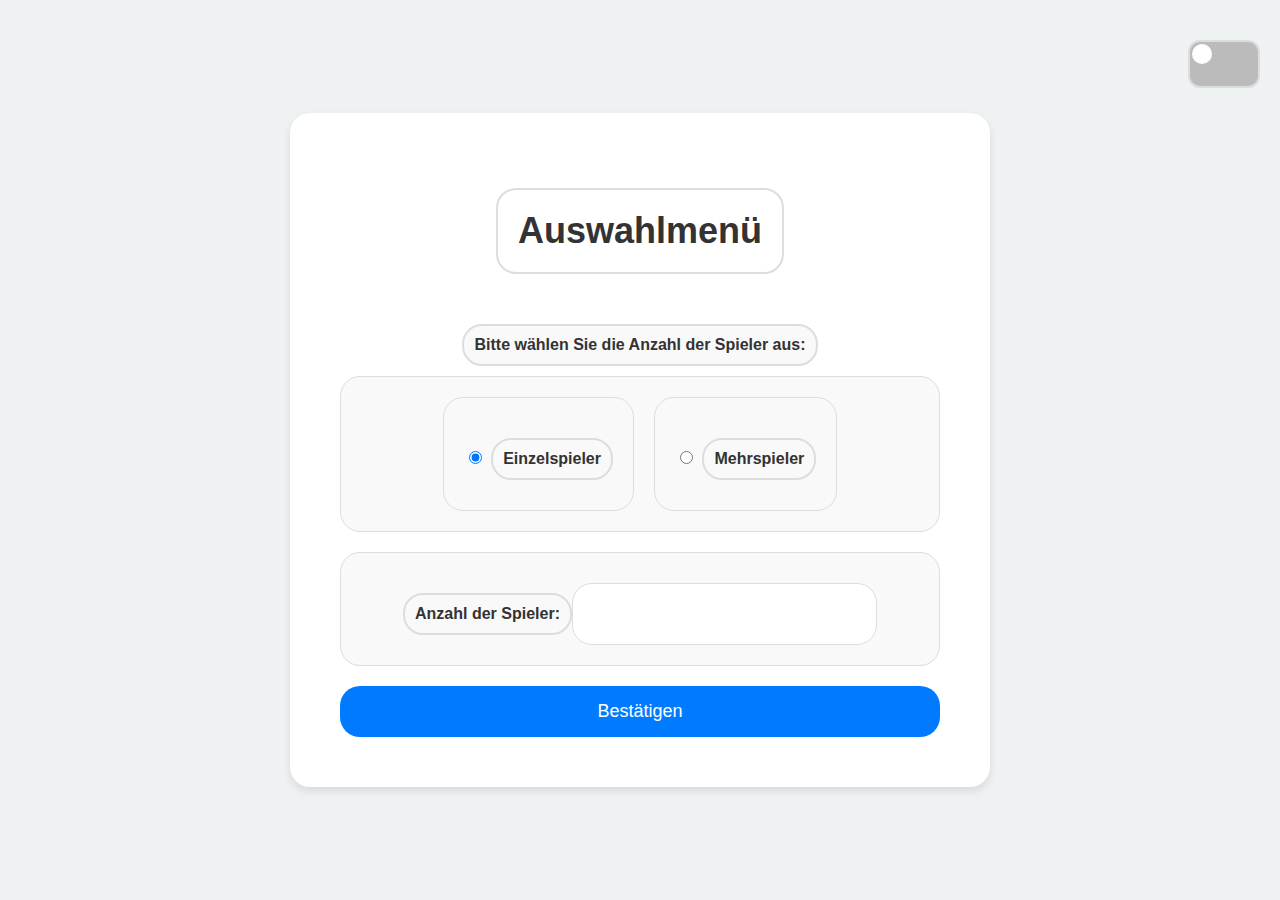
<file: Auswahlmenü/index.html>
<!DOCTYPE html>
<html lang="de">
<head>
    <meta charset="UTF-8">
    <title>Auswahlmenü</title>
    <link rel="stylesheet" href="modern-styles.css">
</head>
<body>

<div class="switch">
  <input type="checkbox" id="darkModeSwitch" onchange="toggleDarkMode()">
  <label for="darkModeSwitch"></label>
</div>

<div class="container">
    <h1>Auswahlmenü</h1>

    <form>
      <label for="Spieleranzahl">Bitte wählen Sie die Anzahl der Spieler aus:</label>
      <div class="options">
        <div class="option">
          <input type="radio" id="Einzelspieler" name="Spieleranzahl" value="Einzelspieler" checked onclick="toggleAnzahl(false)">
          <label for="Einzelspieler">Einzelspieler</label>
        </div>
        <div class="option">
          <input type="radio" id="Mehrspieler" name="Spieleranzahl" value="Mehrspieler" onclick="toggleAnzahl(true)">
          <label for="Mehrspieler">Mehrspieler</label>
        </div>
      </div>
      <div id="AnzahlSpieler" class="hidden">
        <label for="Anzahl">Anzahl der Spieler:</label>
        <input type="number" id="Anzahl" name="Anzahl" min="2" max="6">
      </div>
      <div id="SpielModi" class="hidden">
        <label for="Modus">Spielmodus:</label>
        <div class="options">
          <div class="option">
            <input type="radio" id="Kooperativ" name="SpielModus" value="Kooperativ">
            <label for="Kooperativ">Kooperativ</label>
          </div>
          <div class="option">
            <input type="radio" id="Kompetitiv" name="SpielModus" value="Kompetitiv">
            <label for="Kompetitiv">Kompetitiv</label>
          </div>
        </div>
      </div>
      <input type="submit" value="Bestätigen">
    </form>
</div>

<script>
function toggleAnzahl(show) {
  var x = document.getElementById("AnzahlSpieler");
  var y = document.getElementById("SpielModi");
  x.style.display = show ? "block" : "none";
  y.style.display = show ? "block" : "none";
}

function toggleDarkMode() {
  document.body.classList.toggle('dark-mode');
}
</script>

</body>
</html>
</file>
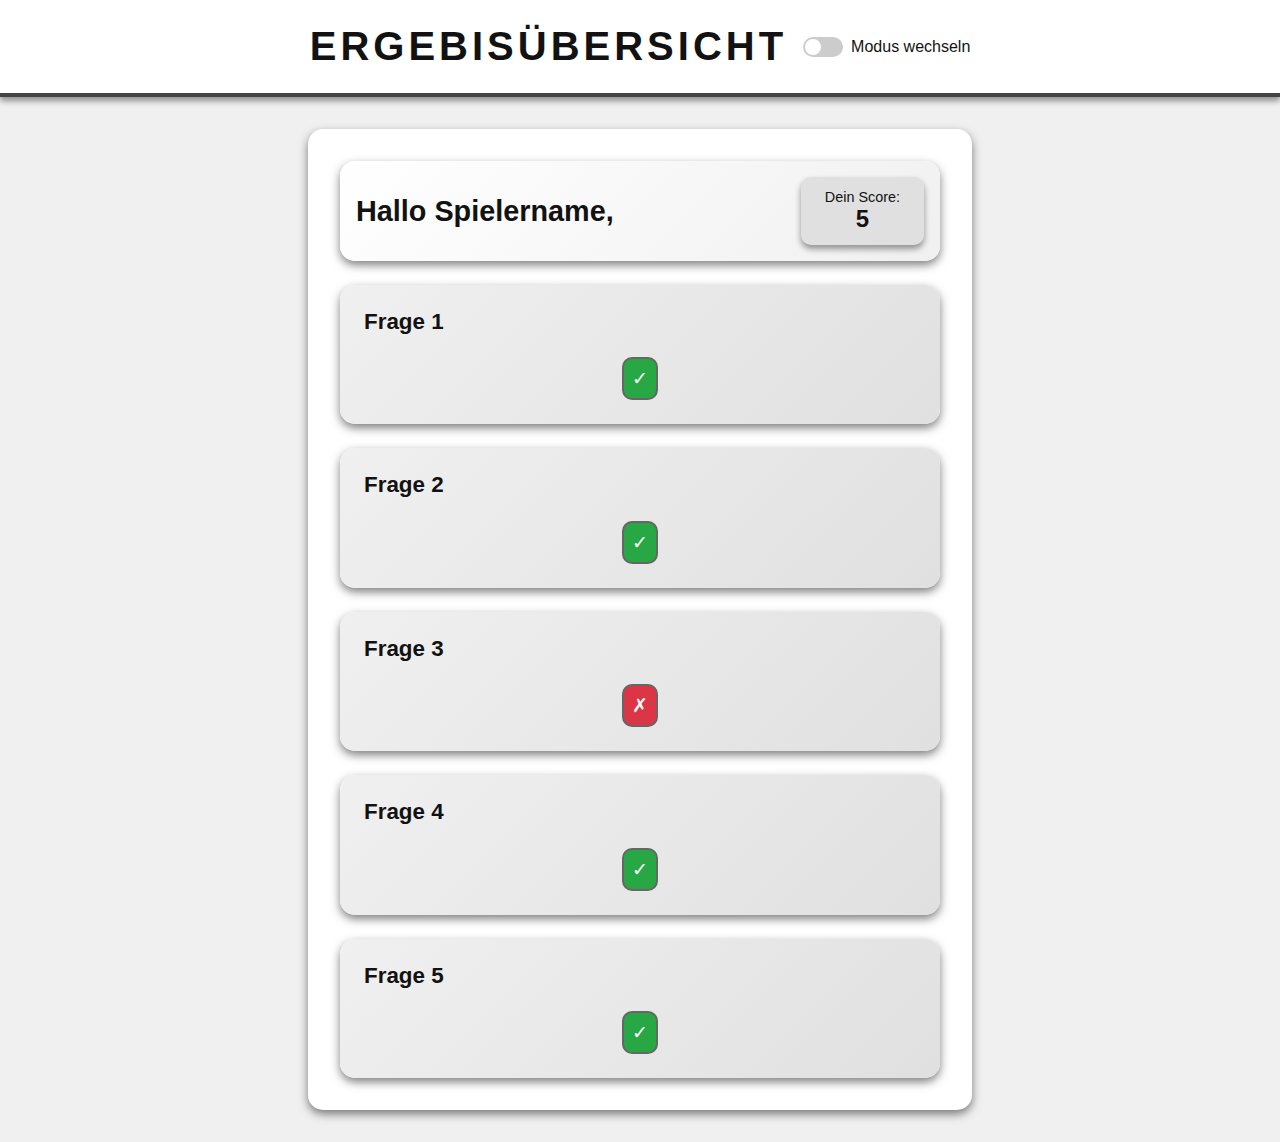
<file: Einzelspieler/index.html>
<!DOCTYPE html>
<html lang="de">
<head>
    <meta charset="UTF-8">
    <meta name="viewport" content="width=device-width, initial-scale=1.0">
    <title>Ergebisübersicht</title>
    <link rel="stylesheet" href="styles.css">
</head>
<body class="light-mode">
    <header>
        <div class="header-container">
            <h1>Ergebisübersicht</h1>
            <label class="switch">
                <input type="checkbox" id="theme-switch">
                <span class="slider"></span>
                <span class="switch-label">Modus wechseln</span>
            </label>
        </div>
    </header>
    <main>
        <section class="player-summary">
            <h2 id="player-name">Hallo Spielername,</h2>
            <div class="score-box">
                <p class="score-label">Dein Score:</p>
                <p class="score">5</p>
            </div>
        </section>
        <section class="questions">
            <div class="question">
                <h3>Frage 1</h3>
                <ul>
                    <li class="correct">✓</li>
                </ul>
            </div>
            <div class="question">
                <h3>Frage 2</h3>
                <ul>
                    <li class="correct">✓</li>
                </ul>
            </div>
            <div class="question">
                <h3>Frage 3</h3>
                <ul>
                    <li class="incorrect">✗</li>
                </ul>
            </div>
            <div class="question">
                <h3>Frage 4</h3>
                <ul>
                    <li class="correct">✓</li>
                </ul>
            </div>
            <div class="question">
                <h3>Frage 5</h3>
                <ul>
                    <li class="correct">✓</li>
                </ul>
            </div>
        </section>
    </main>
    <script>
        document.addEventListener('DOMContentLoaded', () => {
            const themeSwitch = document.getElementById('theme-switch');

            themeSwitch.addEventListener('change', () => {
                if (themeSwitch.checked) {
                    document.body.classList.remove('light-mode');
                    document.body.classList.add('dark-mode');
                } else {
                    document.body.classList.remove('dark-mode');
                    document.body.classList.add('light-mode');
                }
            });
        });
    </script>
</body>
</html>
</file>
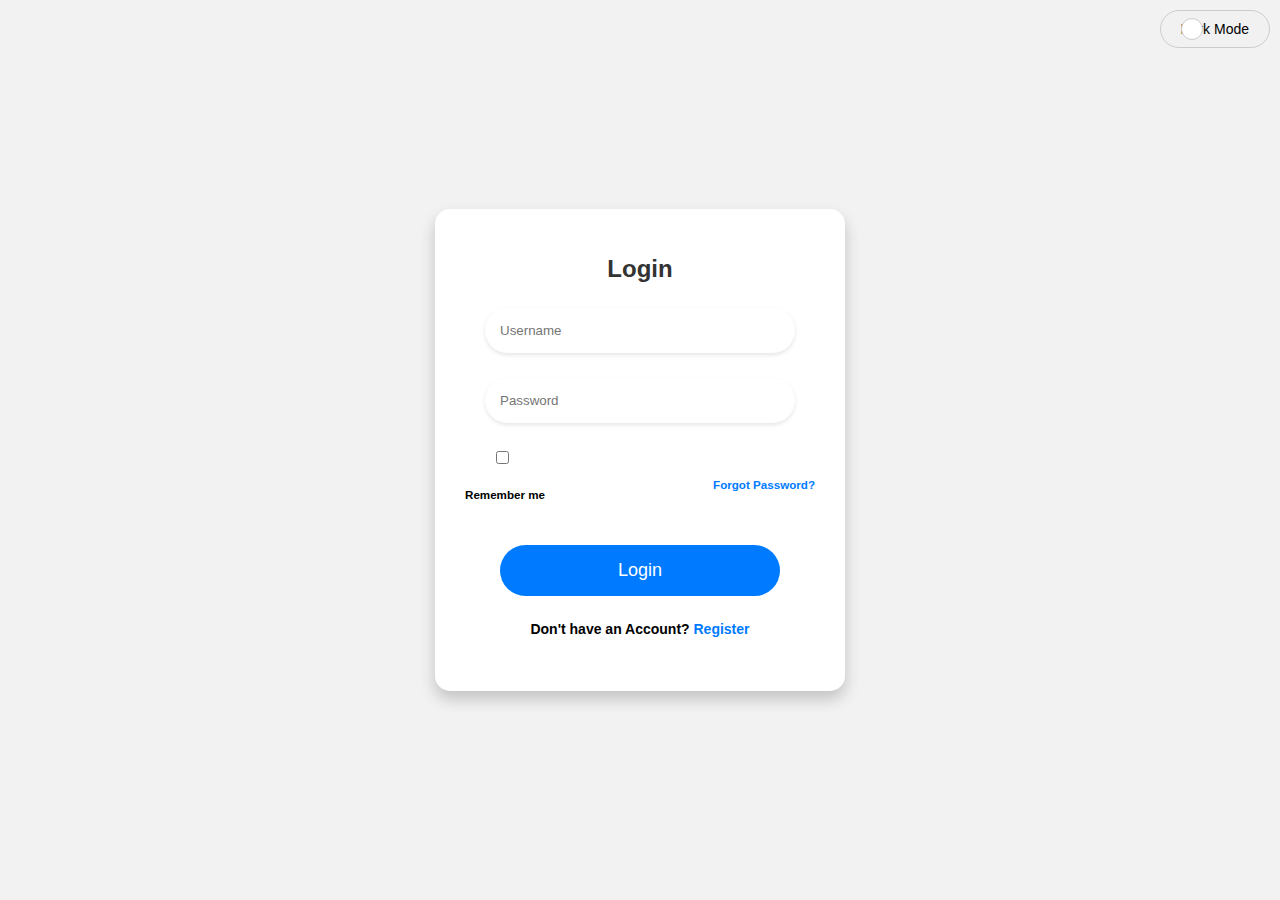
<file: LogIn/index.html>
<!DOCTYPE html>
<html lang="de">
<head>
    <!-- Meta-Angaben zur Zeichenkodierung und zur Anpassung der Seite an die Bildschirmgröße -->
    <meta charset="UTF-8">
    <meta name="viewport" content="width=device-width, initial-scale=1.0">
    
    <!-- Titel des Dokuments -->
    <title>Login</title>
    
    <!-- Verknüpfung mit einer externen CSS-Datei -->
    <link rel="stylesheet" href="styles.css">
</head>

<body>
    <!-- Schalter für den Dark Mode -->
    <div class="toggle-mode">
        <input type="checkbox" id="mode-switch" onclick="toggleMode()">
        <label for="mode-switch" class="mode-label">Dark Mode</label>
    </div>

    <!-- Formular für den Login -->
    <form class="container">
        <h1 class="login-titel">Login</h1>

        <!-- Eingabefeld für den Benutzernamen -->
        <section class="input-box">
            <input type="text" name="username" placeholder="Username">
        </section>

        <!-- Eingabefeld für das Passwort -->
        <section class="input-box">
            <input type="password" name="password" placeholder="Password">
        </section>

        <!-- Bereich für "Remember me" Checkbox und "Forgot Password?" Link -->
        <section class="remember-forgot-box">
            <div class="remember-me">
                <input type="checkbox" name="remember-me" id="remember-me">
                <label for="remember-me">
                    <h5>Remember me</h5>
                </label>
            </div>

            <a class="forgot-password" href="#">
                <h5>Forgot Password?</h5>
            </a>
        </section>

        <!-- Button zum Absenden des Formulars -->
        <button class="login-button" type="submit">
            Login
        </button>

        <!-- Bereich für den Link zur Registrierung -->
        <h5 class="dont-have-an-account">
            Don't have an Account?
            <a href="#"><b>Register</b></a>
        </h5>
    </form>

    <!-- JavaScript-Funktion zum Umschalten zwischen Dark Mode und Light Mode -->
    <script>
        function toggleMode() {
            document.body.classList.toggle('dark-mode');
        }
    </script>
</body>
</html>
</file>
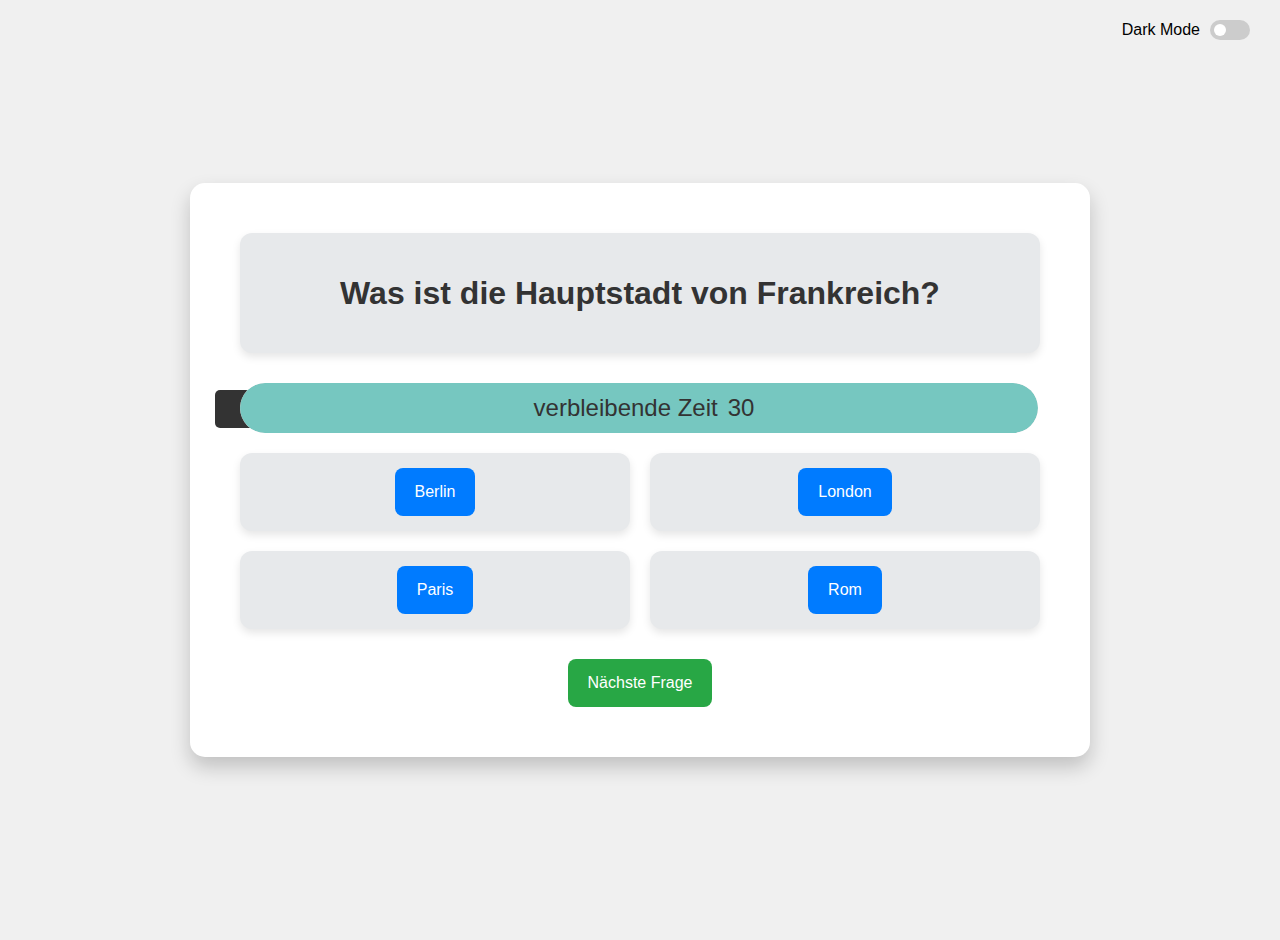
<file: Quiz(kompetitiv)/index.html>
<!DOCTYPE html>
<html lang="de">
<head>
    <meta charset="UTF-8">
    <meta name="viewport" content="width=device-width, initial-scale=1.0">
    <title>Moderne Quizseite kompetitiv</title><link rel="stylesheet" href="style.css">
</head>
<body>
    <div class="dark-mode-toggle">
        <label for="dark-mode-switch">Dark Mode</label>
        <label class="switch">
            <input type="checkbox" id="dark-mode-switch">
            <span class="slider"></span>
        </label>
    </div>
     

    <div class="quiz-container">
        <!-- Dropdown-Menü -->
    <div class="menu" onclick="toggleMenu()">
        III
        <div class="submenu" id="submenu">
            <a href="#">Option 1</a>
            <a href="#">Option 2</a>
            <a href="#">Option 3</a>
        </div>
    </div>
    
        <div class="question-section">
            <div class="question-field">
                <h1 class="question">Was ist die Hauptstadt von Frankreich?</h1>
            </div>
        </div>
        <div class="container">
            <div class="progress-bar">
                <div class="progress" id="progress"></div>
                <div class="countdown-wrapper">
                    <label for="Countdown" class="countdown">verbleibende Zeit</label>
                    <div class="countdown" id="countdown">30</div>
                </div>
            </div>
        </div>
        <div class="options-section">
            <div class="option-field">
                <button class="option">Berlin</button>
            </div>
            <div class="option-field">
                <button class="option">London</button>
            </div>
            <div class="option-field">
                <button class="option">Paris</button>
            </div>
            <div class="option-field">
                <button class="option">Rom</button>
            </div>
        </div>
        <div class="next-question-section">
            <button class="next-question-btn">Nächste Frage</button>
        </div>
    </div>
    <script>
        // JavaScript für den Darkmode-Schalter
        const darkModeSwitch = document.getElementById('dark-mode-switch');
        darkModeSwitch.addEventListener('change', () => {
            document.body.classList.toggle('dark-mode', darkModeSwitch.checked);
        });

        // Placeholder für die Navigation zur nächsten Frage
        document.querySelector('.next-question-btn').addEventListener('click', () => {
            alert('Navigiere zur nächsten Frage!');
        });
        window.onload = function() {
            var progressBar = document.getElementById('progress');
            var countdown = document.getElementById('countdown');
            var timeLeft = 30;
            var totalDuration = 30; // Sekunden

            var interval = setInterval(function() {
                timeLeft--;
                countdown.innerHTML = timeLeft;
                progressBar.style.width = (timeLeft / totalDuration) * 100 + '%';

                if (timeLeft <= 0) {
                    clearInterval(interval);
                }
            }, 1000);
        }; 
        function toggleMenu() {
  var submenu = document.getElementById('submenu');
  if (submenu.style.display === 'block') {
    submenu.style.display = 'none';
  } else {
    submenu.style.display = 'block';
  }
}
    </script>
</body>
</html>
</file>
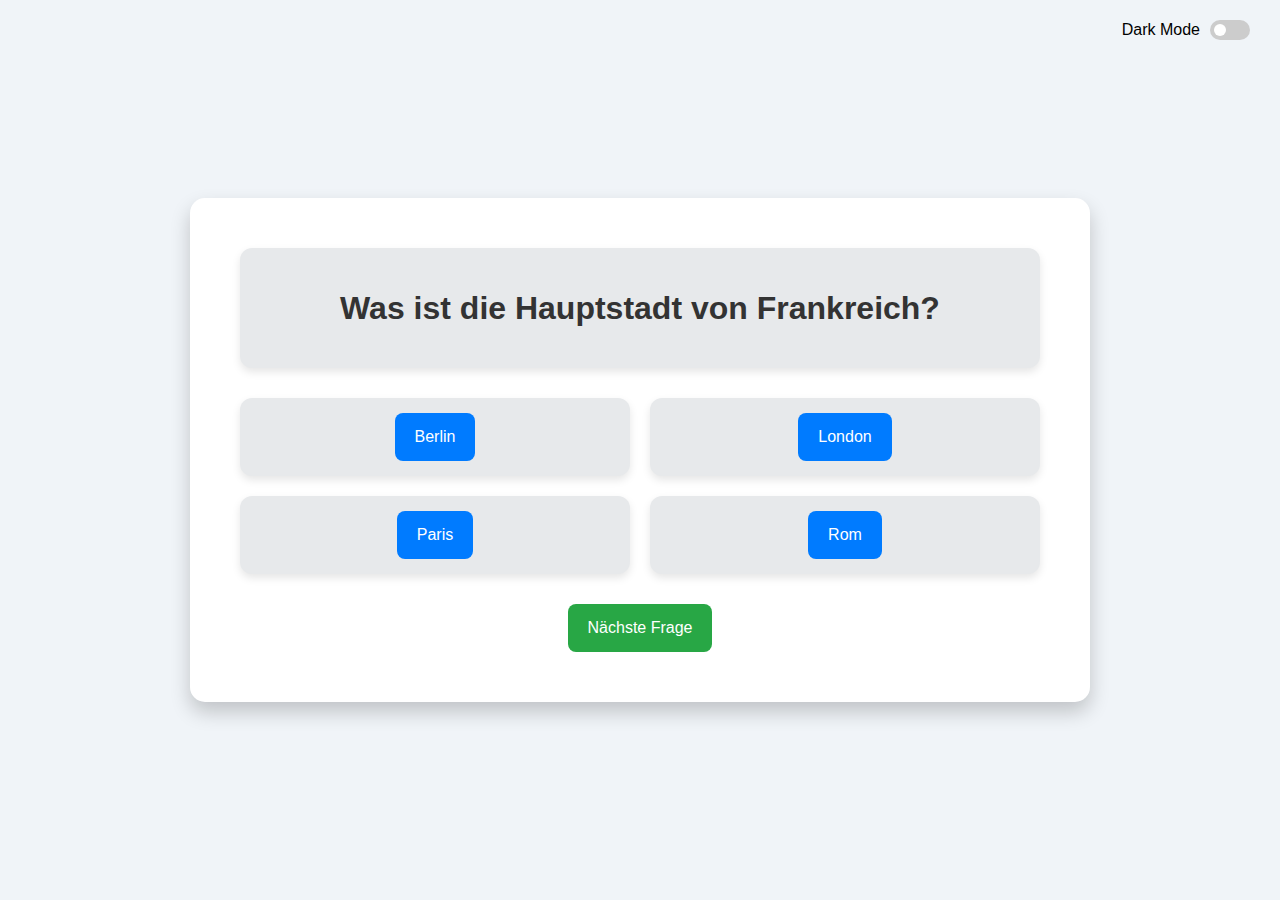
<file: Quiz/index.html>
<!DOCTYPE html>
<html lang="de">
<head>
    <meta charset="UTF-8">
    <meta name="viewport" content="width=device-width, initial-scale=1.0">
    <title>Moderne Quizseite</title>
    <link rel="stylesheet" href="style.css">
</head>
<body>
    <div class="dark-mode-toggle">
        <label for="dark-mode-switch">Dark Mode</label>
        <label class="switch">
            <input type="checkbox" id="dark-mode-switch">
            <span class="slider"></span>
        </label>
    </div>
    <div class="quiz-container">
        <div class="question-section">
            <div class="question-field">
                <h1 class="question">Was ist die Hauptstadt von Frankreich?</h1>
            </div>
        </div>
        <div class="options-section">
            <div class="option-field">
                <button class="option">Berlin</button>
            </div>
            <div class="option-field">
                <button class="option">London</button>
            </div>
            <div class="option-field">
                <button class="option">Paris</button>
            </div>
            <div class="option-field">
                <button class="option">Rom</button>
            </div>
        </div>
        <div class="next-question-section">
            <button class="next-question-btn">Nächste Frage</button>
        </div>
    </div>
    <script>
        // JavaScript für den Darkmode-Schalter
        const darkModeSwitch = document.getElementById('dark-mode-switch');
        darkModeSwitch.addEventListener('change', () => {
            document.body.classList.toggle('dark-mode', darkModeSwitch.checked);
        });

        // Placeholder für die Navigation zur nächsten Frage
        document.querySelector('.next-question-btn').addEventListener('click', () => {
            alert('Navigiere zur nächsten Frage!');
        });
    </script>
</body>
</html>
</file>
<file: Auswahlmenü/modern-styles.css>
/* modern-styles.css */

body {
    font-family: 'Segoe UI', Tahoma, Geneva, Verdana, sans-serif;
    background-color: #eef2f3;
    color: #333;
    margin: 0;
    display: flex;
    justify-content: center;
    align-items: center;
    height: 100vh;
    transition: background-color 0.5s, color 0.5s;
}

body.dark-mode {
    background-color: #333;
    color: #eef2f3;
}

.container {
    background-color: #fff;
    border-radius: 12px;
    box-shadow: 0 4px 8px rgba(0, 0, 0, 0.1);
    padding: 50px;
    max-width: 600px;
    width: 100%;
    text-align: center;
    border-radius: 20px;
    transition: background-color 0.5s, color 0.5s;
}

body.dark-mode .container {
    background-color: #444;
    color: #eef2f3;
}

h1 {
    color: #333;
    font-size: 36px;
    margin-bottom: 30px;
    border: 2px solid #ddd;
    border-radius: 20px;
    padding: 20px;
    display: inline-block;
    transition: background-color 0.5s, color 0.5s;
}

body.dark-mode h1 {
    background-color: #555;
    color: #eef2f3;
    border-color: #444;
}

form {
    text-align: center;
}

label {
    display: block;
    margin-bottom: 10px;
    font-weight: 600;
    margin-top: 20px;
    border: 2px solid #ddd;
    border-radius: 20px;
    padding: 10px;
    display: inline-block;
    background-color: #f9f9f9;
    transition: background-color 0.5s, color 0.5s;
}

body.dark-mode label {
    background-color: #555;
    color: #eef2f3;
    border-color: #444;
}

.options {
    display: flex;
    justify-content: center;
    align-items: center;
    gap: 20px;
    margin-bottom: 20px;
    border: 1px solid #ddd;
    border-radius: 20px;
    padding: 20px;
    background-color: #f9f9f9;
    transition: background-color 0.5s, color 0.5s;
}

body.dark-mode .options {
    background-color: #555;
    color: #eef2f3;
    border-color: #444;
}

.option {
    border: 1px solid #ddd;
    border-radius: 20px;
    padding: 20px;
    background-color: #f9f9f9;
    transition: background-color 0.5s, color 0.5s;
}

body.dark-mode .option {
    background-color: #555;
    color: #eef2f3;
    border-color: #444;
}

input[type="radio"] {
    margin-right: 5px;
}

input[type="number"] {
    width: 50%;
    padding: 12px;
    margin-top: 10px;
    border: 1px solid #ddd;
    border-radius: 20px;
    text-align: center;
    transition: background-color 0.5s, color 0.5s;
}

body.dark-mode input[type="number"] {
    background-color: #555;
    color: #eef2f3;
    border-color: #444;
}

input[type="submit"] {
    background-color: #007BFF;
    color: white;
    border: none;
    border-radius: 20px;
    padding: 15px 20px;
    cursor: pointer;
    font-size: 18px;
    margin-top: 20px;
    width: 100%;
    transition: background-color 0.5s, color 0.5s;
}

input[type="submit"]:hover {
    background-color: #0056b3;
}

body.dark-mode input[type="submit"] {
    background-color: #444;
    color: #fff;
}

.hidden {
    display: none;
}

#AnzahlSpieler {
    margin-top: 15px;
    border: 1px solid #ddd;
    border-radius: 20px;
    padding: 20px;
    background-color: #f9f9f9;
    transition: background-color 0.5s, color 0.5s;
    display: flex;
    justify-content: center;
}

body.dark-mode #AnzahlSpieler {
    background-color: #555;
    color: #eef2f3;
    border-color: #444;
}

.switch {
    position: absolute;
    top: 20px;
    right: 20px;
}

.switch input {
    display: none;
}

.switch label {
    background-color: #bbb;
    border-radius: 12px;
    cursor: pointer;
    display: inline-block;
    height: 24px;
    position: relative;
    width: 48px;
    transition: background-color 0.2s;
}

.switch label::after {
    background-color: white;
    border-radius: 50%;
    content: '';
    height: 20px;
    left: 2px;
    position: absolute;
    top: 2px;
    width: 20px;
    transition: transform 0.2s;
}

.switch input:checked + label {
    background-color: #007BFF;
}

.switch input:checked + label::after {
    transform: translateX(24px);
}
</file>
<file: Einzelspieler/styles.css>
/* Switch-Schalter */
.switch {
    margin-left: 1rem;
    display: flex;
    align-items: center;
}

.switch input {
    display: none;
}

.switch .slider {
    width: 40px;
    height: 20px;
    background-color: #ccc;
    border-radius: 34px;
    position: relative;
    cursor: pointer;
    transition: background-color 0.2s;
    margin-right: 0.5rem;
}

.switch .slider:before {
    content: "";
    position: absolute;
    width: 16px;
    height: 16px;
    background-color: white;
    border-radius: 50%;
    top: 2px;
    left: 2px;
    transition: transform 0.2s;
}

.switch input:checked + .slider {
    background-color: #2196F3;
}

.switch input:checked + .slider:before {
    transform: translateX(20px);
}

.switch .switch-label {
    font-size: 1rem;
    color: #121212;
}

/* Header Container */
.header-container {
    display: flex;
    align-items: center;
    justify-content: center;
}

/* Gemeinsame Styles für beide Modi */
body {
    font-family: 'Roboto', sans-serif;
    margin: 0;
    padding: 0;
    display: flex;
    flex-direction: column;
    align-items: center;
    justify-content: center;
    min-height: 100vh;
}

header {
    padding: 1.5rem 0;
    text-align: center;
    width: 100%;
    box-shadow: 0 4px 6px rgba(0, 0, 0, 0.4);
    border-bottom: 4px solid #444;
}

h1 {
    margin: 0;
    font-size: 2.5rem;
    font-weight: bold;
    text-transform: uppercase;
    letter-spacing: 0.1em;
}

main {
    width: 90%;
    max-width: 600px;
    padding: 2rem;
    box-shadow: 0 4px 10px rgba(0, 0, 0, 0.5);
    border-radius: 15px;
    margin: 2rem 0;
    position: relative;
}

.player-summary {
    border-radius: 15px;
    padding: 1rem;
    text-align: center;
    margin-bottom: 1.5rem;
    box-shadow: 0 4px 10px rgba(0, 0, 0, 0.5);
    display: flex;
    justify-content: space-between;
    align-items: center;
}

.player-summary h2 {
    margin: 0;
    font-size: 1.8rem;
    font-weight: bold;
}

.score-box {
    padding: 0.75rem 1.5rem;
    border-radius: 10px;
    display: flex;
    flex-direction: column;
    align-items: center;
    box-shadow: 0 4px 6px rgba(0, 0, 0, 0.4);
}

.score-label {
    font-size: 0.9rem;
    margin: 0;
}

.score {
    font-size: 1.5rem;
    margin: 0;
    font-weight: bold;
}

.questions {
    display: flex;
    flex-direction: column;
    gap: 1.5rem;
}

.question {
    border-radius: 15px;
    padding: 1.5rem;
    box-shadow: 0 4px 10px rgba(0, 0, 0, 0.5);
    transition: transform 0.2s;
}

.question:hover {
    transform: translateY(-5px);
}

.question h3 {
    margin-top: 0;
    font-size: 1.4rem;
    font-weight: bold;
}

.questions ul {
    list-style: none;
    padding: 0;
    margin: 0;
    display: flex;
    justify-content: center;
}

.questions li {
    flex: 0 1 auto;
    text-align: center;
    padding: 0.5rem;
    font-size: 1.2rem;
    border: 2px solid #666;
    border-radius: 10px;
    margin: 0 0.5rem;
    transition: background-color 0.2s, transform 0.2s;
}

.questions li:hover {
    background-color: #444;
    transform: translateY(-3px);
}

.correct {
    background-color: #28a745;
    color: #fff;
    border: none;
}

.incorrect {
    background-color: #dc3545;
    color: #fff;
    border: none;
}

/* Dark-Mode Styles */
body.dark-mode {
    background-color: #121212;
    color: #e0e0e0;
}

body.dark-mode header {
    background-color: #333;
    color: #e0e0e0;
}

body.dark-mode main {
    background-color: #1c1c1c;
}

body.dark-mode .switch .switch-label {
    color: #e0e0e0;
}

body.dark-mode .player-summary {
    background: linear-gradient(135deg, #444, #333);
    color: #e0e0e0;
}

body.dark-mode .score-box {
    background-color: #222;
    color: #e0e0e0;
}

body.dark-mode .question {
    background: linear-gradient(135deg, #555, #444);
    color: #e0e0e0;
}

/* Light-Mode Styles */
body.light-mode {
    background-color: #f0f0f0;
    color: #121212;
}

body.light-mode header {
    background-color: #ffffff;
    color: #121212;
}

body.light-mode main {
    background-color: #ffffff;
}

body.light-mode .player-summary {
    background: linear-gradient(135deg, #ffffff, #f0f0f0);
    color: #121212;
}

body.light-mode .score-box {
    background-color: #e0e0e0;
    color: #121212;
}

body.light-mode .question {
    background: linear-gradient(135deg, #f0f0f0, #e0e0e0);
    color: #121212;
}
</file>
<file: LogIn/styles.css>
/* Stil für das gesamte Dokument */
body {
    font-family: 'Roboto', sans-serif; /* Schriftart Roboto */
    background-color: #f2f2f2; /* Hellgrauer Hintergrund */
    display: flex; /* Flexbox für Layout */
    justify-content: center; /* Zentriert den Inhalt horizontal */
    align-items: center; /* Zentriert den Inhalt vertikal */
    height: 100vh; /* Höhe des Viewports */
    margin: 0; /* Entfernt den Standard-Abstand */
    transition: background-color 0.3s; /* Sanfter Übergang der Hintergrundfarbe */
}

/* Stil für den Container */
.container {
    background-color: #fff; /* Weißer Hintergrund */
    padding: 30px; /* Innenabstand */
    border-radius: 15px; /* Abgerundete Ecken */
    box-shadow: 0 8px 16px rgba(0, 0, 0, 0.2); /* Schlagschatten */
    width: 350px; /* Breite des Containers */
    text-align: center; /* Zentrierter Text */
    transition: background-color 0.3s, box-shadow 0.3s; /* Sanfte Übergänge */
}

/* Stil für Überschriften */
h1 {
    color: #333; /* Dunkelgraue Schriftfarbe */
    margin-bottom: 25px; /* Abstand unten */
    font-size: 24px; /* Schriftgröße */
}

/* Stil für die Eingabe-Box */
.input-box {
    position: relative; /* Relative Positionierung */
    margin-bottom: 25px; /* Abstand unten */
}

/* Stil für Eingabefelder */
input[type="text"],
input[type="password"] {
    width: 80%; /* Breite */
    padding: 15px; /* Innenabstand */
    border: none; /* Kein Rahmen */
    border-radius: 30px; /* Abgerundete Ecken */
    box-shadow: 0 2px 4px rgba(0, 0, 0, 0.1); /* Schlagschatten */
    transition: box-shadow 0.3s; /* Sanfter Übergang für Schlagschatten */
    margin: 0 auto; /* Zentrierung */
    display: block; /* Block-Element */
}

/* Stil für Eingabefelder bei Fokus */
input[type="text"]:focus,
input[type="password"]:focus {
    box-shadow: 0 4px 8px rgba(0, 0, 0, 0.2); /* Intensiverer Schlagschatten */
    outline: none; /* Entfernt die Standard-Umrandung */
}

/* Stil für den Bereich "Erinnern/Passwort vergessen" */
.remember-forgot-box {
    display: flex; /* Flexbox */
    justify-content: space-between; /* Platzierung an beiden Enden */
    align-items: center; /* Vertikale Zentrierung */
    margin-bottom: 25px; /* Abstand unten */
}

/* Stil für die "Erinnern"-Option */
.remember-me label {
    display: flex; /* Flexbox */
    align-items: center; /* Vertikale Zentrierung */
    font-size: 14px; /* Schriftgröße */
}

/* Stil für Checkbox */
input[type="checkbox"] {
    margin-right: 10px; /* Abstand rechts */
}

/* Stil für "Passwort vergessen" Link */
.forgot-password {
    color: #007bff; /* Blaue Schriftfarbe */
    text-decoration: none; /* Keine Unterstreichung */
    font-size: 14px; /* Schriftgröße */
}

/* Stil für "Passwort vergessen" Link bei Hover */
.forgot-password:hover {
    text-decoration: underline; /* Unterstrichen bei Hover */
}

/* Stil für die Login-Schaltfläche */
.login-button {
    background-color: #007bff; /* Blaue Hintergrundfarbe */
    color: #fff; /* Weiße Schriftfarbe */
    padding: 15px; /* Innenabstand */
    border: none; /* Kein Rahmen */
    border-radius: 30px; /* Abgerundete Ecken */
    width: 80%; /* Breite */
    cursor: pointer; /* Zeiger-Cursor */
    font-size: 18px; /* Schriftgröße */
    transition: background-color 0.3s, box-shadow 0.3s; /* Sanfte Übergänge */
    margin: 0 auto; /* Zentrierung */
    display: block; /* Block-Element */
}

/* Stil für die Login-Schaltfläche bei Hover */
.login-button:hover {
    background-color: #0056b3; /* Dunkelblaue Hintergrundfarbe */
    box-shadow: 0 4px 8px rgba(0, 0, 0, 0.2); /* Intensiverer Schlagschatten */
}

/* Stil für den "Kein Konto"-Bereich */
.dont-have-an-account {
    margin-top: 25px; /* Abstand oben */
    font-size: 14px; /* Schriftgröße */
}

/* Stil für den Link im "Kein Konto"-Bereich */
.dont-have-an-account a {
    color: #007bff; /* Blaue Schriftfarbe */
    text-decoration: none; /* Keine Unterstreichung */
}

/* Stil für den Link im "Kein Konto"-Bereich bei Hover */
.dont-have-an-account a:hover {
    text-decoration: underline; /* Unterstrichen bei Hover */
}

/* Stil für den Dark Mode */
.dark-mode {
    background-color: #333 !important; /* Dunkler Hintergrund */
    color: #f2f2f2 !important; /* Hellgraue Schriftfarbe */
}

/* Stil für den Container im Dark Mode */
.dark-mode .container {
    background-color: #444 !important; /* Dunklerer Container */
    box-shadow: 0 8px 16px rgba(0, 0, 0, 0.5); /* Intensiverer Schlagschatten */
}

/* Stil für Eingabefelder im Dark Mode */
.dark-mode .input-box input {
    background-color: #555; /* Dunkelgrauer Hintergrund */
    border-color: #888; /* Grauer Rahmen */
    color: #fff; /* Weiße Schriftfarbe */
}

/* Stil für Eingabefelder bei Fokus im Dark Mode */
.dark-mode .input-box input:focus {
    border-color: #007bff; /* Blauer Rahmen */
}

/* Stil für "Passwort vergessen" und "Kein Konto"-Links im Dark Mode */
.dark-mode .forgot-password,
.dark-mode .dont-have-an-account a {
    color: #66afe9; /* Hellblauer Text */
}

/* Stil für die Login-Schaltfläche im Dark Mode */
.dark-mode .login-button {
    background-color: #0056b3; /* Dunkelblauer Hintergrund */
}

/* Stil für die Login-Schaltfläche bei Hover im Dark Mode */
.dark-mode .login-button:hover {
    background-color: #003f7f; /* Noch dunklerer Hintergrund */
}

/* Stil für den Dark Mode Toggle-Schalter */
.toggle-mode {
    position: fixed; /* Fixiert an einer Position */
    top: 10px; /* Abstand oben */
    right: 10px; /* Abstand rechts */
    background-color: #f1f1f1; /* Heller Hintergrund */
    border: 1px solid #ccc; /* Grauer Rahmen */
    border-radius: 30px; /* Abgerundete Ecken */
    padding: 10px 20px; /* Innenabstand */
    display: flex; /* Flexbox */
    align-items: center; /* Vertikale Zentrierung */
    transition: background-color 0.3s, box-shadow 0.3s; /* Sanfte Übergänge */
    cursor: pointer; /* Zeiger-Cursor */
}

/* Versteckte Checkbox für den Toggle-Schalter */
.toggle-mode input[type="checkbox"] {
    display: none; /* Versteckt die Checkbox */
}

/* Stil für das Label des Toggle-Schalters */
.toggle-mode .mode-label {
    cursor: pointer; /* Zeiger-Cursor */
    font-size: 14px; /* Schriftgröße */
    display: inline-block; /* Inline-Block-Element */
    position: relative; /* Relative Positionierung */
    vertical-align: middle; /* Vertikale Ausrichtung */
}

/* Stil für das Label des Toggle-Schalters (vorher) */
.toggle-mode .mode-label::before {
    content: ''; /* Füllt die Pseudo-Element */
    display: inline-block; /* Inline-Block-Element */
    width: 20px; /* Breite */
    height: 20px; /* Höhe */
    background-color: #fff; /* Weißer Hintergrund */
    border: 1px solid #ccc; /* Grauer Rahmen */
    border-radius: 50%; /* Runde Form */
    position: absolute; /* Absolute Positionierung */
    top: 50%; /* Zentriert vertikal */
    transform: translateY(-50%); /* Vertikale Ausrichtung */
    transition: background-color 0.3s, border 0.3s; /* Sanfte Übergänge */
}
</file>
<file: Quiz(kompetitiv)/style.css>
/* Grundlegende Stileinstellungen */

body {
    font-family: 'Arial', sans-serif;
    margin: 0px;
    padding: 0;
    background-color: #f0f4f8; /* Heller Hintergrund für eine freundliche Atmosphäre */
    display: flex;
    flex-direction: column; /* Ermöglicht die Platzierung des Switch-Schalters oben */
    align-items: center;
    justify-content: center;
    transition: background 0,8s; /* Übergangseffekt für den Hintergrund */
   
    }
/* Stil für das Menü */
.menu {
    width: 70px; /* Breite des Menüs */
    background-color: #333; /* Dunkelgrauer Hintergrund */
    color: white; /* Weiße Schriftfarbe */
    padding: 10px; /* Innenabstand */
    cursor: pointer; /* Zeiger-Cursor bei Hover */
    text-align: center; /* Text zentrieren */
    border-radius: 5px; /* Abgerundete Ecken */
    transition: background-color 0.3s, color 0.3s; /* Sanfter Übergang */
    position: absolute; /* Positionierung */
    top: 390px; /* Abstand vom oberen Rand */
    left: 215px; /* Abstand vom linken Rand */
    
}

/* Hover-Effekt */
.menu:hover {
    background-color: #555; /* Hellgrauer Hintergrund bei Hover */
    color: #ddd; /* Hellgraue Schriftfarbe bei Hover */
}

/* Media Query für kleinere Bildschirme */
@media (max-width: 600px) {
    .menu {
        width: 80px; /* Reduzierte Breite für kleine Bildschirme */
        padding: 8px; /* Reduzierter Innenabstand */
    }
}


/* Stil für das Untermenü */
.submenu {
    display: none; /* Anfangs ausgeblendet */
    background-color: #444; /* Dunkelgrauer Hintergrund */
    padding-left: 5px; /* Innenabstand links */
}

/* Stil für Links im Untermenü */
.submenu a {
    color: white; /* Weiße Schriftfarbe */
    text-decoration: none; /* Keine Unterstreichung */
    display: block; /* Block-Element */
    padding: 5px 0; /* Innenabstand oben und unten */
}

/* Stil für Links im Untermenü bei Hover */
.submenu a:hover {
    background-color: #555; /* Hellgrauer Hintergrund bei Hover */
}

/*Countdown und Ladebalken
 Styles for the body */
 body {
    font-family: Arial, sans-serif;
    display: flex;
    justify-content: center;
    align-items: center;
    height: 100vh;
    background-color: #f0f0f0;
    padding: 20px;
 
}

/* Container styling */
.container {
    text-align: center;
    max-width: 600px;
    width: 100%;
    align-items: center;
    
}

/* Progress bar styling */
.progress-bar {
    position: relative;
    width: 133%;
    background-color: #e0e0e0;
    border-radius: 25px;
    overflow: hidden;
    margin-bottom: 20px;
    height: 50px; /* Erhöhte Höhe für Platzierung der Inhalte */
    direction: ltr; /* Ändert die Richtung von rechts nach links */
}

/* Progress indicator styling */
.progress {
    height: 100%;
    width: 100%; /* Startbreite bei 100% */
    background-color: #76c7c0;
    border-radius: 25px;
    direction: rtl; /* Stellt sicher, dass der Fortschritt von links nach rechts verläuft */
}

/* Countdown wrapper styling */
.countdown-wrapper {
    position: absolute;
    top: 50%;
    left: 50%;
    transform: translate(-50%, -50%);
    display: flex;
    align-items: center;
    
}

/* Countdown text styling */
.countdown {
    font-size: 24px;
    color: #333;
    margin-left: 10px; /* Abstand zwischen Label und Countdown */
}





/* Stil für den Darkmode */
body.dark-mode {
    background-color: #2c2c2c;
    color: #f0f0f0;
}

/* Darkmode-Stil für die Felder */
body.dark-mode .quiz-container,
body.dark-mode .question-field,
body.dark-mode .option-field {
    background-color: #444;
    color: #f0f0f0;
}

/* Container für das Quiz, zentriert auf der Seite */
.quiz-container {
    background: #fff;
    padding: 50px;
    border-radius: 15px;
    box-shadow: 0 10px 20px rgba(0, 0, 0, 0.2); /* Stärkerer Schatten für Tiefe */
    max-width: 800px;
    width: 100%;
    text-align: center;
    animation: fadeIn 1s ease-in; /* Einblendeanimation */
    transition: background 0.3s; /* Übergangseffekt für den Hintergrund */
}

/* Einblendeanimation */
@keyframes fadeIn {
    from { opacity: 0; }
    to { opacity: 1; }
}

/* Stil für den Abschnitt der Frage */
.question-section {
    margin-bottom: 30px;
}

/* Stil für das Fragefeld */
.question-field {
    background-color: #e7e9eb;
    padding: 20px;
    border-radius: 12px;
    box-shadow: 0 4px 8px rgba(0, 0, 0, 0.1);
    transition: background 0.3s; /* Übergangseffekt für den Hintergrund */
}

/* Stil für die Frage */
.question {
    color: #333;
    font-size: 2em;
}

/* Stil für den Abschnitt der Optionen */
.options-section {
    display: grid;
    grid-template-columns: 1fr 1fr; /* Zwei Spalten Layout */
    gap: 20px; /* Abstand zwischen den Optionen */
    margin-bottom: 30px; /* Abstand zum nächsten Frage-Button */
}

/* Stil für die Option-Felder */
.option-field {
    background-color: #e7e9eb;
    padding: 15px;
    border-radius: 12px;
    box-shadow: 0 4px 8px rgba(0, 0, 0, 0.1);
    display: flex;
    justify-content: center;
    align-items: center;
    transition: background 0.3s; /* Übergangseffekt für den Hintergrund */
}

/* Stil für die Optionen */
.option {
    background-color: #007BFF; /* Blau für die Optionen */
    color: white;
    border: none;
    padding: 15px 20px;
    font-size: 16px;
    border-radius: 8px;
    cursor: pointer;
    transition: background 0.3s, transform 0.3s; /* Animation für Hover-Effekt */
}

/* Hover-Effekt für die Optionen */
.option:hover {
    background-color: #0056b3;
    transform: translateY(-2px); /* Leichter Anheben-Effekt */
}

/* Stil für den Darkmode-Schalter */
.dark-mode-toggle {
    position: absolute;
    top: 20px;
    right: 20px;
    display: flex;
    align-items: center;
}

.dark-mode-toggle label {
    margin-right: 10px;
    font-size: 16px;
}

/* Stil für den Switch-Schalter */
.switch {
    position: relative;
    display: inline-block;
    width: 40px;
    height: 20px;
}

.switch input {
    opacity: 0;
    width: 0;
    height: 0;
}

.slider {
    position: absolute;
    cursor: pointer;
    top: 0;
    left: 0;
    right: 0;
    bottom: 0;
    background-color: #ccc;
    transition: 0.4s;
    border-radius: 20px;
}

.slider:before {
    position: absolute;
    content: "";
    height: 12px;
    width: 12px;
    left: 4px;
    bottom: 4px;
    background-color: white;
    transition: 0.4s;
    border-radius: 50%;
}

input:checked + .slider {
    background-color: #007BFF;
}

input:checked + .slider:before {
    transform: translateX(20px);
}

/* Stil für den nächsten Frage-Button */
.next-question-section {
    margin-top: 20px;
}

.next-question-btn {
    background-color: #28a745; /* Grün für den nächsten Frage-Button */
    color: white;
    border: none;
    padding: 15px 20px;
    font-size: 16px;
    border-radius: 8px;
    cursor: pointer;
    transition: background 0.3s, transform 0.3s; /* Animation für Hover-Effekt */
}

.next-question-btn:hover {
    background-color: #218838;
    transform: translateY(-2px); /* Leichter Anheben-Effekt */
}
</file>
<file: Quiz/style.css>
/* Grundlegende Stileinstellungen */
body {
    font-family: 'Arial', sans-serif;
    margin: 0;
    padding: 0;
    background-color: #f0f4f8; /* Heller Hintergrund für eine freundliche Atmosphäre */
    display: flex;
    flex-direction: column; /* Ermöglicht die Platzierung des Switch-Schalters oben */
    align-items: center;
    justify-content: center;
    height: 100vh;
    transition: background 0.3s; /* Übergangseffekt für den Hintergrund */
}

/* Stil für den Darkmode */
body.dark-mode {
    background-color: #2c2c2c;
    color: #f0f0f0;
}

/* Darkmode-Stil für die Felder */
body.dark-mode .quiz-container,
body.dark-mode .question-field,
body.dark-mode .option-field {
    background-color: #444;
    color: #f0f0f0;
}

/* Container für das Quiz, zentriert auf der Seite */
.quiz-container {
    background: #fff;
    padding: 50px;
    border-radius: 15px;
    box-shadow: 0 10px 20px rgba(0, 0, 0, 0.2); /* Stärkerer Schatten für Tiefe */
    max-width: 800px;
    width: 100%;
    text-align: center;
    animation: fadeIn 1s ease-in; /* Einblendeanimation */
    transition: background 0.3s; /* Übergangseffekt für den Hintergrund */
}

/* Einblendeanimation */
@keyframes fadeIn {
    from { opacity: 0; }
    to { opacity: 1; }
}

/* Stil für den Abschnitt der Frage */
.question-section {
    margin-bottom: 30px;
}

/* Stil für das Fragefeld */
.question-field {
    background-color: #e7e9eb;
    padding: 20px;
    border-radius: 12px;
    box-shadow: 0 4px 8px rgba(0, 0, 0, 0.1);
    transition: background 0.3s; /* Übergangseffekt für den Hintergrund */
}

/* Stil für die Frage */
.question {
    color: #333;
    font-size: 2em;
}

/* Stil für den Abschnitt der Optionen */
.options-section {
    display: grid;
    grid-template-columns: 1fr 1fr; /* Zwei Spalten Layout */
    gap: 20px; /* Abstand zwischen den Optionen */
    margin-bottom: 30px; /* Abstand zum nächsten Frage-Button */
}

/* Stil für die Option-Felder */
.option-field {
    background-color: #e7e9eb;
    padding: 15px;
    border-radius: 12px;
    box-shadow: 0 4px 8px rgba(0, 0, 0, 0.1);
    display: flex;
    justify-content: center;
    align-items: center;
    transition: background 0.3s; /* Übergangseffekt für den Hintergrund */
}

/* Stil für die Optionen */
.option {
    background-color: #007BFF; /* Blau für die Optionen */
    color: white;
    border: none;
    padding: 15px 20px;
    font-size: 16px;
    border-radius: 8px;
    cursor: pointer;
    transition: background 0.3s, transform 0.3s; /* Animation für Hover-Effekt */
}

/* Hover-Effekt für die Optionen */
.option:hover {
    background-color: #0056b3;
    transform: translateY(-2px); /* Leichter Anheben-Effekt */
}

/* Stil für den Darkmode-Schalter */
.dark-mode-toggle {
    position: absolute;
    top: 20px;
    right: 20px;
    display: flex;
    align-items: center;
}

.dark-mode-toggle label {
    margin-right: 10px;
    font-size: 16px;
}

/* Stil für den Switch-Schalter */
.switch {
    position: relative;
    display: inline-block;
    width: 40px;
    height: 20px;
}

.switch input {
    opacity: 0;
    width: 0;
    height: 0;
}

.slider {
    position: absolute;
    cursor: pointer;
    top: 0;
    left: 0;
    right: 0;
    bottom: 0;
    background-color: #ccc;
    transition: 0.4s;
    border-radius: 20px;
}

.slider:before {
    position: absolute;
    content: "";
    height: 12px;
    width: 12px;
    left: 4px;
    bottom: 4px;
    background-color: white;
    transition: 0.4s;
    border-radius: 50%;
}

input:checked + .slider {
    background-color: #007BFF;
}

input:checked + .slider:before {
    transform: translateX(20px);
}

/* Stil für den nächsten Frage-Button */
.next-question-section {
    margin-top: 20px;
}

.next-question-btn {
    background-color: #28a745; /* Grün für den nächsten Frage-Button */
    color: white;
    border: none;
    padding: 15px 20px;
    font-size: 16px;
    border-radius: 8px;
    cursor: pointer;
    transition: background 0.3s, transform 0.3s; /* Animation für Hover-Effekt */
}

.next-question-btn:hover {
    background-color: #218838;
    transform: translateY(-2px); /* Leichter Anheben-Effekt */
}
</file>
